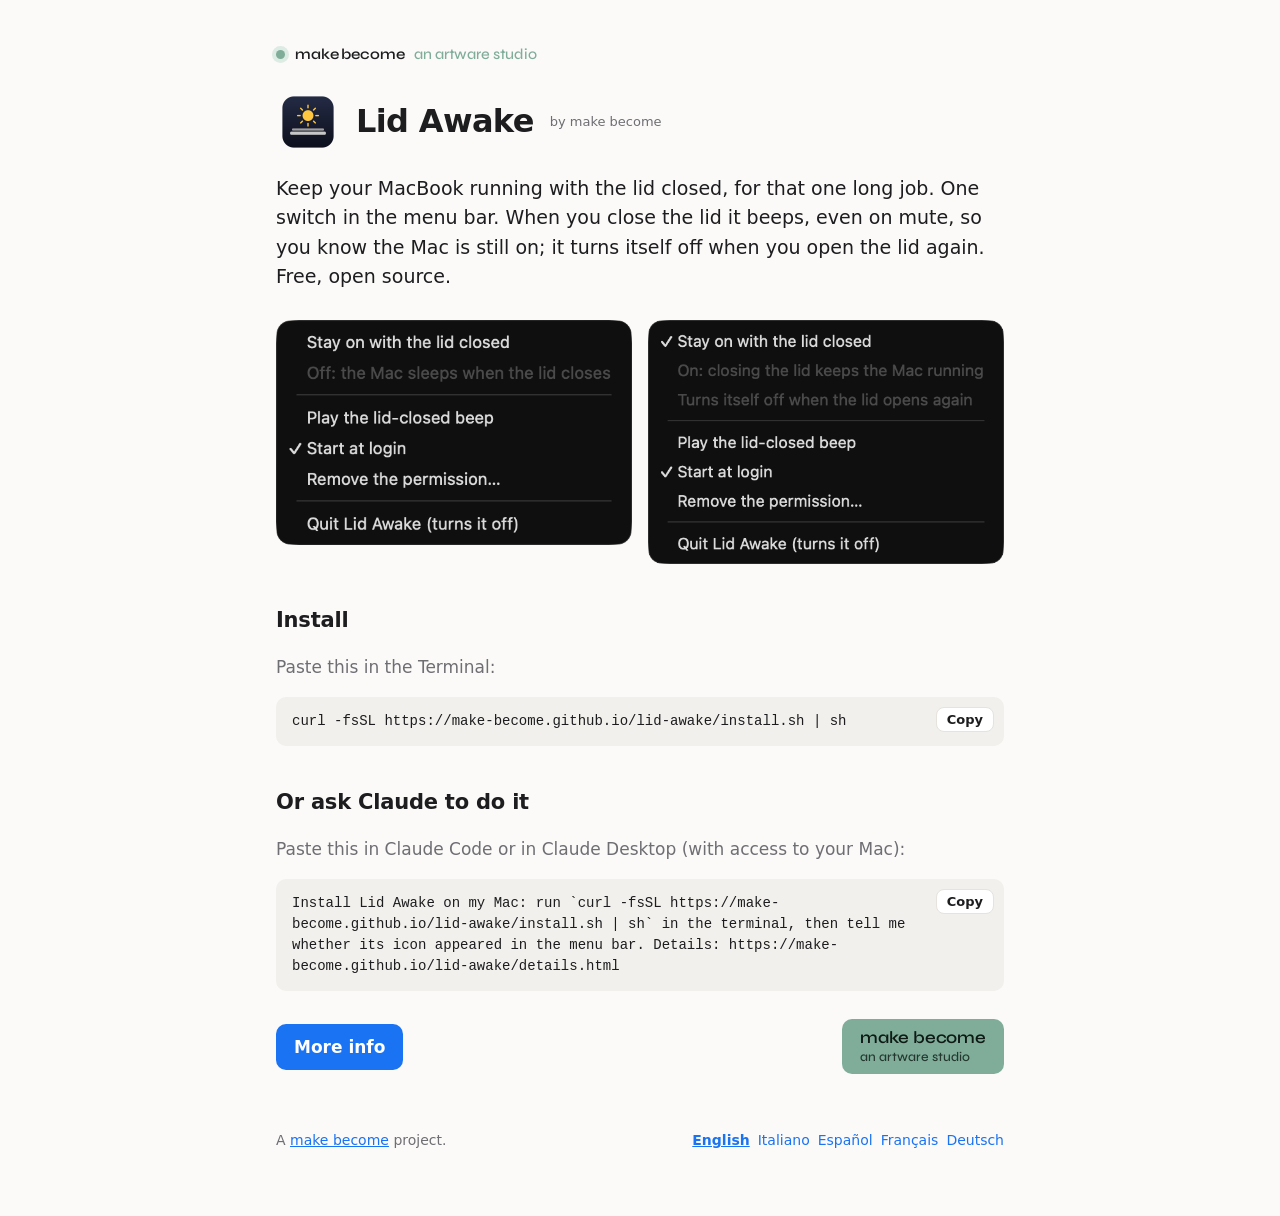
<file: docs/index.html>
<!doctype html>
<html lang="en">
<head>
<meta charset="utf-8">
<meta name="viewport" content="width=device-width, initial-scale=1">
<title>Lid Awake</title>
<meta name="description" content="Keep a MacBook running with the lid closed, for one long job, with a beep to tell you it is on.">
<link rel="icon" href="img/app-icon.png">
<link rel="preconnect" href="https://fonts.googleapis.com">
<link rel="preconnect" href="https://fonts.gstatic.com" crossorigin>
<link href="https://fonts.googleapis.com/css2?family=Syne:wght@500;600&display=swap" rel="stylesheet">
<link rel="stylesheet" href="style.css?v=110500">
<script src="i18n.js?v=110500" defer></script>
</head>
<body>
<main>
  <a class="mb" href="https://make-become.github.io/"><span class="mb-dot" aria-hidden="true"></span><span class="mb-name">make become</span><span class="mb-role">an artware studio</span></a>
  <header>
    <img src="img/app-icon.png" alt="">
    <h1>Lid Awake</h1>
    <a class="by" href="https://make-become.github.io/" data-i18n="by">by make become</a>
  </header>

  <p class="lead" data-i18n="lead">Keep your MacBook running with the lid closed.</p>

  <div class="shots">
    <img data-i18n-src="img/menu-off-{lang}.png" src="img/menu-off-en.png" alt="" data-i18n-alt="altOff">
    <img data-i18n-src="img/menu-on-{lang}.png" src="img/menu-on-en.png" alt="" data-i18n-alt="altOn">
  </div>

  <h2 data-i18n="installH">Install</h2>
  <p class="muted" data-i18n="installP">Paste this in the Terminal:</p>
  <div class="copy"><span id="cmd">curl -fsSL https://make-become.github.io/lid-awake/install.sh | sh</span><button data-copy="cmd" data-i18n="copy">Copy</button></div>

  <h2 data-i18n="askH">Or ask Claude to do it</h2>
  <p class="muted" data-i18n="askP">Paste this in Claude Code or Claude Desktop:</p>
  <div class="copy"><span id="prompt" data-i18n="prompt">Install Lid Awake on my Mac.</span><button data-copy="prompt" data-i18n="copy">Copy</button></div>

  <div class="actions">
    <a class="btn" href="details.html" data-keep-lang data-i18n="more">More info</a>
    <a class="mb-btn" href="https://make-become.github.io/"><span class="mb-btn-name">make become</span><span class="mb-btn-role">an artware studio</span></a>
  </div>

  <footer>
    <span data-i18n="unofficial">A make become project.</span>
    <span class="langs"></span>
  </footer>
</main>
</body>
</html>
</file>
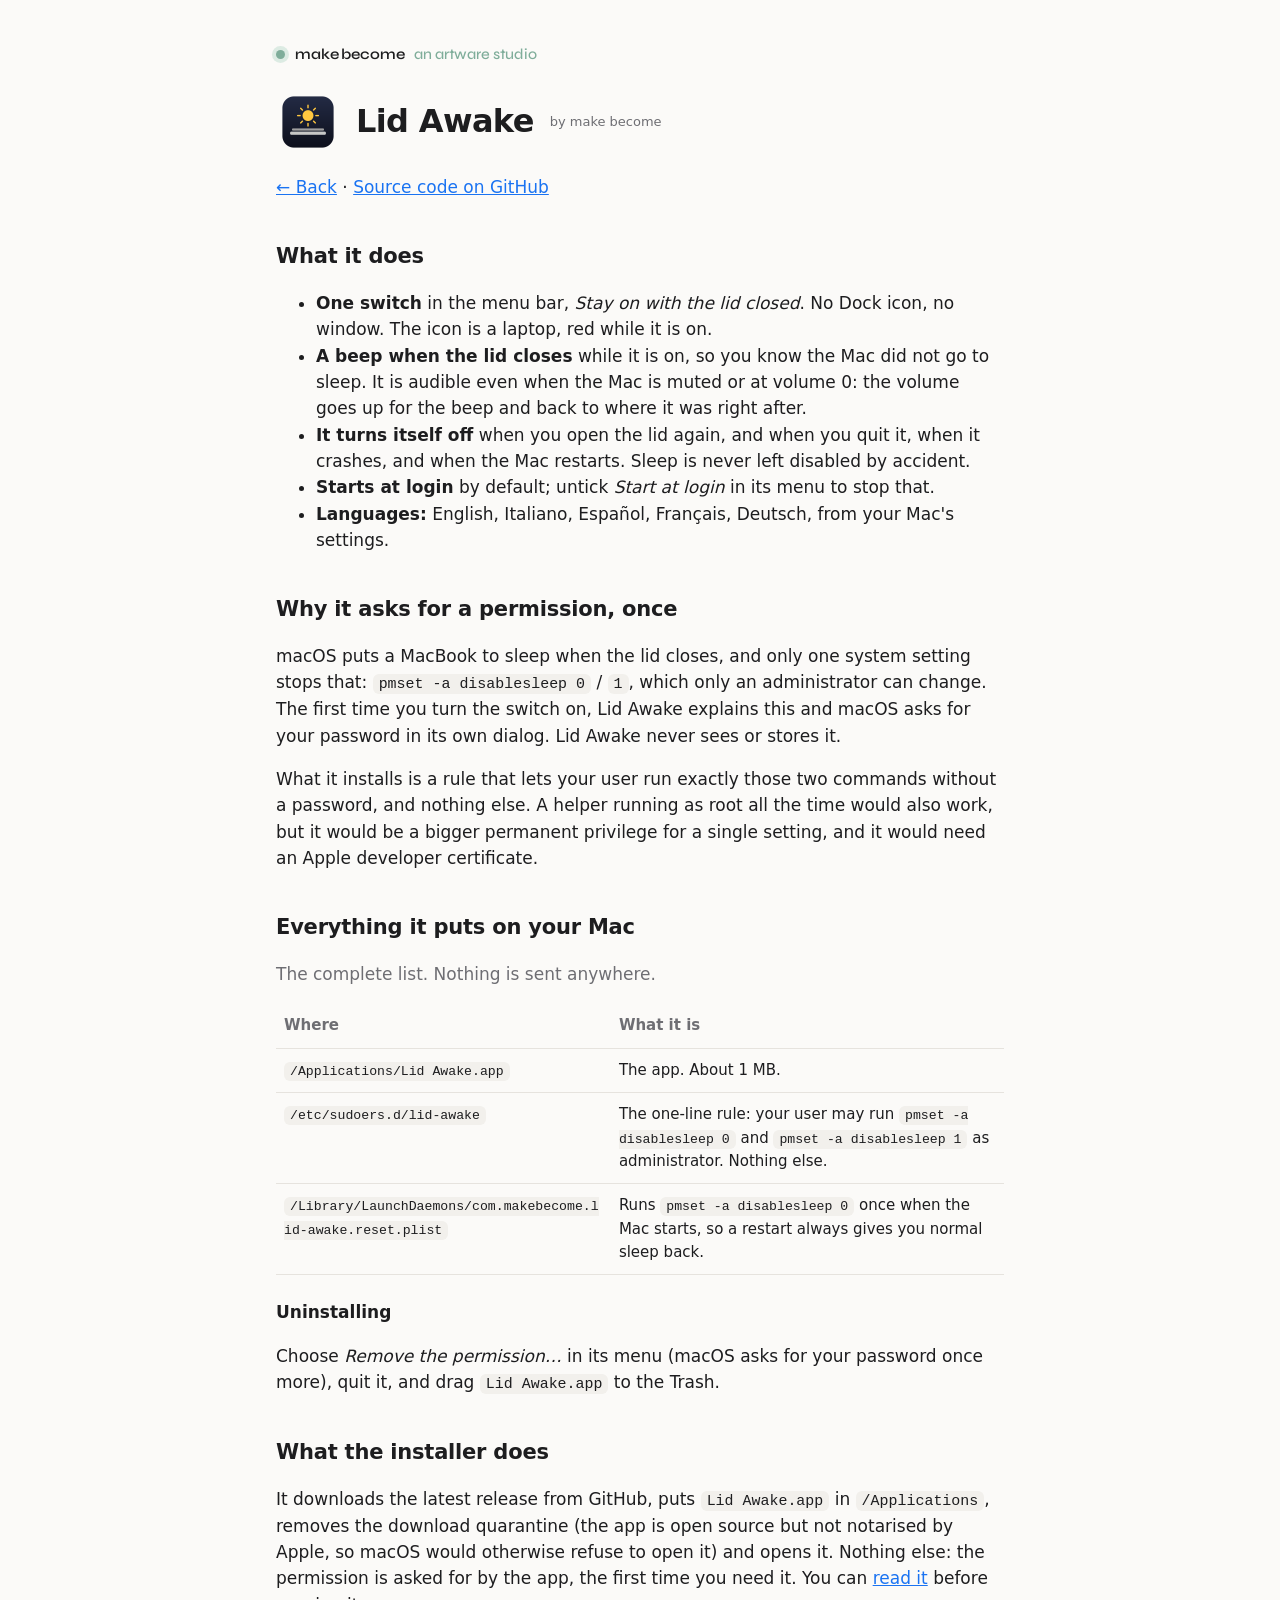
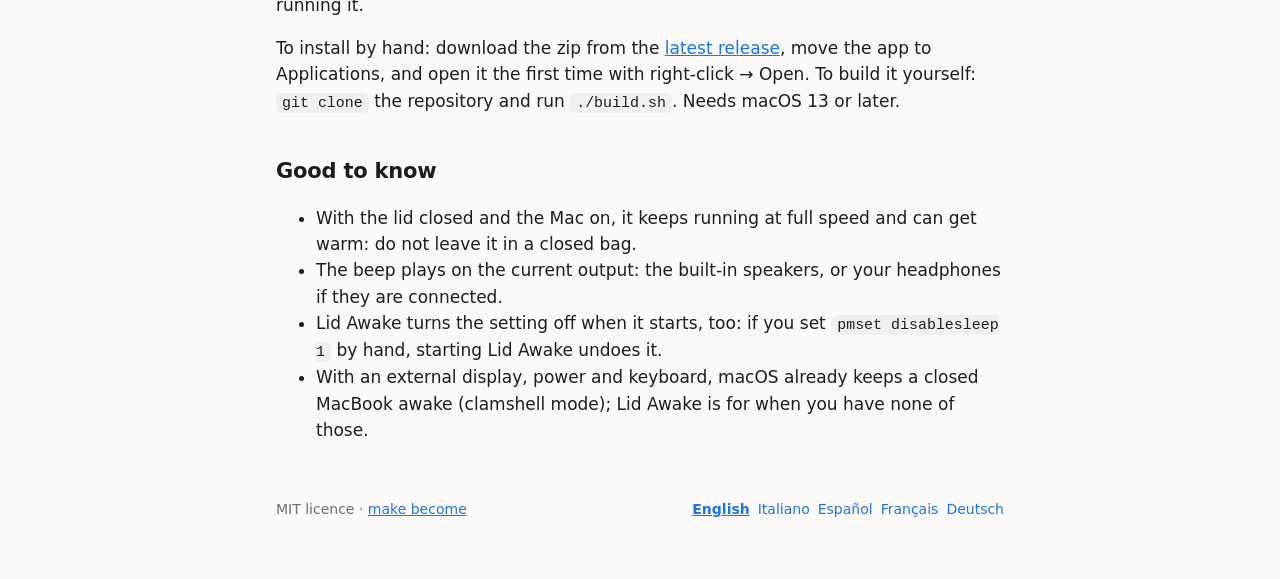
<file: docs/details.html>
<!doctype html>
<html lang="en">
<head>
<meta charset="utf-8">
<meta name="viewport" content="width=device-width, initial-scale=1">
<title>Lid Awake · Details</title>
<meta name="description" content="What Lid Awake does, why it needs one permission, and everything it puts on your Mac.">
<link rel="icon" href="img/app-icon.png">
<link rel="preconnect" href="https://fonts.googleapis.com">
<link rel="preconnect" href="https://fonts.gstatic.com" crossorigin>
<link href="https://fonts.googleapis.com/css2?family=Syne:wght@500;600&display=swap" rel="stylesheet">
<link rel="stylesheet" href="style.css?v=110500">
<script src="i18n.js?v=110500" defer></script>
</head>
<body>
<main>
  <a class="mb" href="https://make-become.github.io/"><span class="mb-dot" aria-hidden="true"></span><span class="mb-name">make become</span><span class="mb-role">an artware studio</span></a>
  <header>
    <img src="img/app-icon.png" alt="">
    <h1>Lid Awake</h1>
    <a class="by" href="https://make-become.github.io/" data-i18n="by">by make become</a>
  </header>
  <p><a href="index.html" data-keep-lang data-i18n="back">← Back</a> · <a href="https://github.com/make-become/lid-awake" data-i18n="source">Source code on GitHub</a></p>

  <h2 data-i18n="whatH">What it does</h2>
  <ul data-i18n="whatList"></ul>

  <h2 data-i18n="whyH">Why it asks for a permission, once</h2>
  <p data-i18n="whyP1"></p>
  <p data-i18n="whyP2"></p>

  <h2 data-i18n="diskH">Everything it puts on your Mac</h2>
  <p class="muted" data-i18n="diskIntro"></p>
  <table>
    <thead><tr><th data-i18n="thWhere">Where</th><th data-i18n="thWhat">What it is</th></tr></thead>
    <tbody>
      <tr><td><code>/Applications/Lid Awake.app</code></td><td data-i18n="rApp"></td></tr>
      <tr><td><code>/etc/sudoers.d/lid-awake</code></td><td data-i18n="rSudoers"></td></tr>
      <tr><td><code>/Library/LaunchDaemons/com.makebecome.lid-awake.reset.plist</code></td><td data-i18n="rDaemon"></td></tr>
    </tbody>
  </table>

  <h3 data-i18n="uninstallH">Uninstalling</h3>
  <p data-i18n="uninstallP"></p>

  <h2 data-i18n="installerH">What the installer does</h2>
  <p data-i18n="installerP"></p>
  <p data-i18n="manualP"></p>

  <h2 data-i18n="knowH">Good to know</h2>
  <ul data-i18n="knowList"></ul>

  <footer>
    <span data-i18n="footer">MIT licence · make become</span>
    <span class="langs"></span>
  </footer>
</main>
</body>
</html>
</file>
<file: docs/style.css>
:root {
  --bg: #fbfaf8; --fg: #1d1d1f; --muted: #6e6e73; --card: #ffffff; --line: #e6e3de;
  --accent: #1a73f2; --code: #f2f0ec;
  --g: #33b34d; --b: #1a73f2; --o: #f28c1a;
}
@media (prefers-color-scheme: dark) {
  :root { --bg: #141414; --fg: #f2f2f2; --muted: #a1a1a6; --card: #1e1e1e; --line: #2f2f2f; --accent: #5aa0ff; --code: #242424; }
}
* { box-sizing: border-box; }
body { margin: 0; background: var(--bg); color: var(--fg);
       font: 17px/1.55 -apple-system, BlinkMacSystemFont, "Segoe UI", system-ui, sans-serif; }
main { max-width: 760px; margin: 0 auto; padding: 40px 16px 64px; }
header { display: flex; gap: 16px; align-items: center; margin-bottom: 20px; }
header img { width: 64px; height: 64px; flex: none; }
h1 { font-size: 32px; margin: 0; letter-spacing: -0.02em; }
h2 { font-size: 21px; margin: 40px 0 10px; letter-spacing: -0.01em; }
h3 { font-size: 17px; margin: 24px 0 6px; }
.lead { font-size: 19px; margin: 0 0 8px; }
.muted { color: var(--muted); }
a { color: var(--accent); }
code { background: var(--code); padding: 2px 6px; border-radius: 6px; font-size: 0.88em; overflow-wrap: anywhere; }
.shots { display: grid; grid-template-columns: 1fr 1fr; gap: 16px; margin: 28px 0; align-items: start; }
.shots img { width: 100%; height: auto; border-radius: 12px; display: block; }
.copy { position: relative; background: var(--code); border-radius: 10px; padding: 14px 92px 14px 16px; margin: 8px 0 4px;
        font: 14px/1.5 ui-monospace, SFMono-Regular, Menlo, monospace; white-space: pre-wrap; overflow-wrap: anywhere; }
.copy button { position: absolute; top: 10px; right: 10px; border: 1px solid var(--line); background: var(--card); color: var(--fg);
               border-radius: 8px; padding: 4px 10px; font: 600 13px -apple-system, system-ui, sans-serif; cursor: pointer; }
.btn { display: inline-block; background: var(--accent); color: #fff; text-decoration: none; padding: 10px 18px;
       border-radius: 10px; font-weight: 600; margin: 28px 0 0; }
.btn.alt { background: transparent; color: var(--accent); border: 1px solid var(--accent); }
.dots { font-size: 18px; letter-spacing: 2px; }
.dots .g { color: var(--g); } .dots .b { color: var(--b); } .dots .o { color: var(--o); }
table { width: 100%; border-collapse: collapse; font-size: 15px; }
td, th { text-align: left; vertical-align: top; padding: 10px 8px; border-bottom: 1px solid var(--line); }
th { color: var(--muted); font-weight: 600; }
td:first-child { width: 46%; }
footer { margin-top: 56px; color: var(--muted); font-size: 14px; display: flex; flex-wrap: wrap; gap: 8px 16px; justify-content: space-between; }
.langs a { margin-left: 8px; text-decoration: none; }
.langs a[aria-current] { font-weight: 700; text-decoration: underline; }
@media (max-width: 600px) {
  .shots { grid-template-columns: 1fr; }
  h1 { font-size: 28px; }
  table, tbody, tr, td { display: block; } tr { border-bottom: 1px solid var(--line); padding: 6px 0; }
  td { border: 0; padding: 4px 0; } td:first-child { width: auto; } thead { display: none; }
  .langs a { margin: 0 8px 0 0; }
}

/* make become brand: the studio's dot and wordmark, as on make-become.github.io */
.mb { display: inline-flex; align-items: center; gap: 10px; margin-bottom: 28px; color: var(--muted); text-decoration: none;
      font: 500 15px/1 Syne, "Avenir Next", -apple-system, system-ui, sans-serif; letter-spacing: -0.01em; }
.mb:hover { color: var(--fg); }
.mb-dot { flex: none; width: 9px; height: 9px; border-radius: 999px; background: #7fad9a; box-shadow: 0 0 0 4px rgba(183, 216, 200, 0.45); }
.mb-name { color: var(--fg); font-weight: 600; }
.mb-role { color: #7fad9a; }

/* Bottom row of the landing page: "More info" on the left, the studio's green button on the right. */
.actions { display: flex; flex-wrap: wrap; gap: 12px; align-items: center; justify-content: space-between; margin-top: 28px; }
.actions .btn { margin: 0; }
.mb-btn { display: inline-grid; gap: 2px; padding: 10px 18px; border-radius: 10px; text-decoration: none; text-align: left;
          background: #7fad9a; color: #0f1a15; font-family: Syne, "Avenir Next", -apple-system, system-ui, sans-serif; }
.mb-btn:hover { background: #8fbda9; }
.mb-btn-name { font-weight: 600; font-size: 17px; line-height: 1.1; letter-spacing: -0.01em; }
.mb-btn-role { font-weight: 500; font-size: 13px; line-height: 1.1; opacity: 0.8; }

/* "by make become" credit next to the product name */
header .by { font-size: 13px; color: var(--muted); text-decoration: none; white-space: nowrap; align-self: center; }
header .by:hover { color: var(--fg); }
</file>
